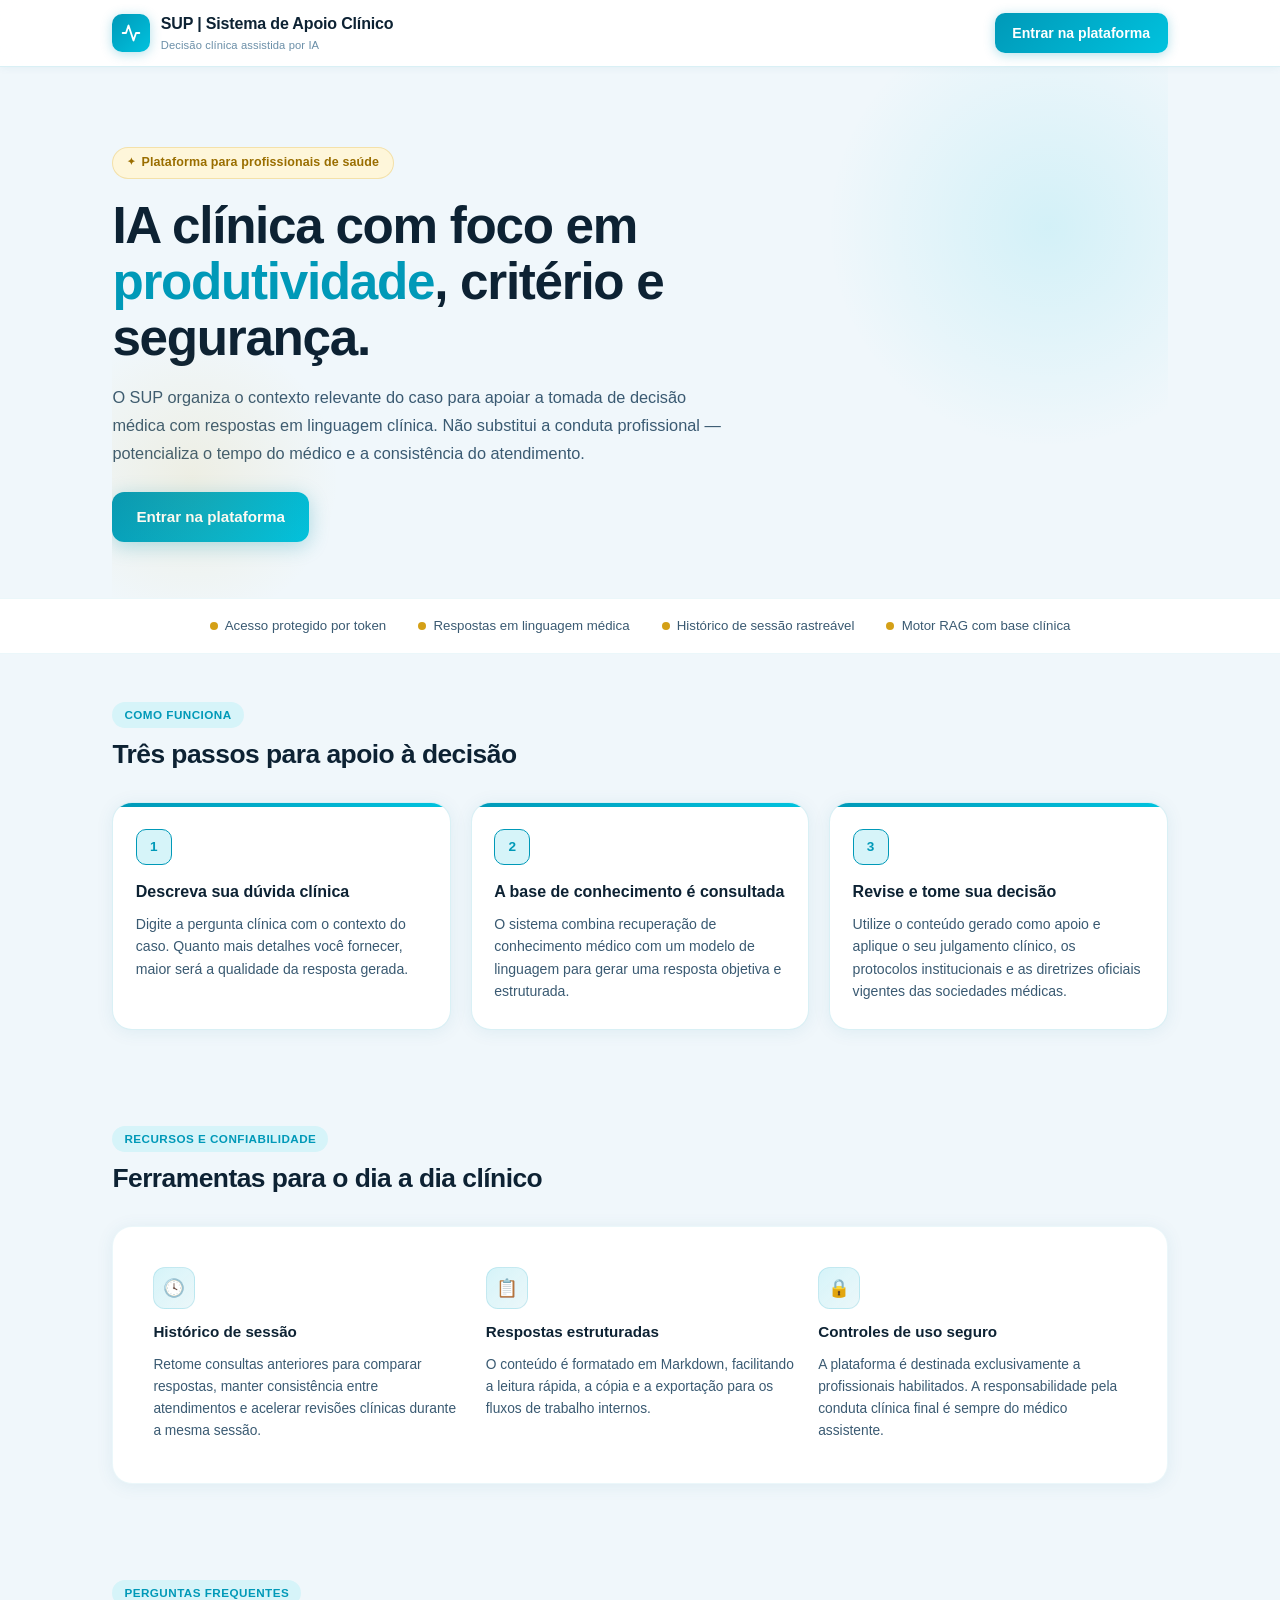
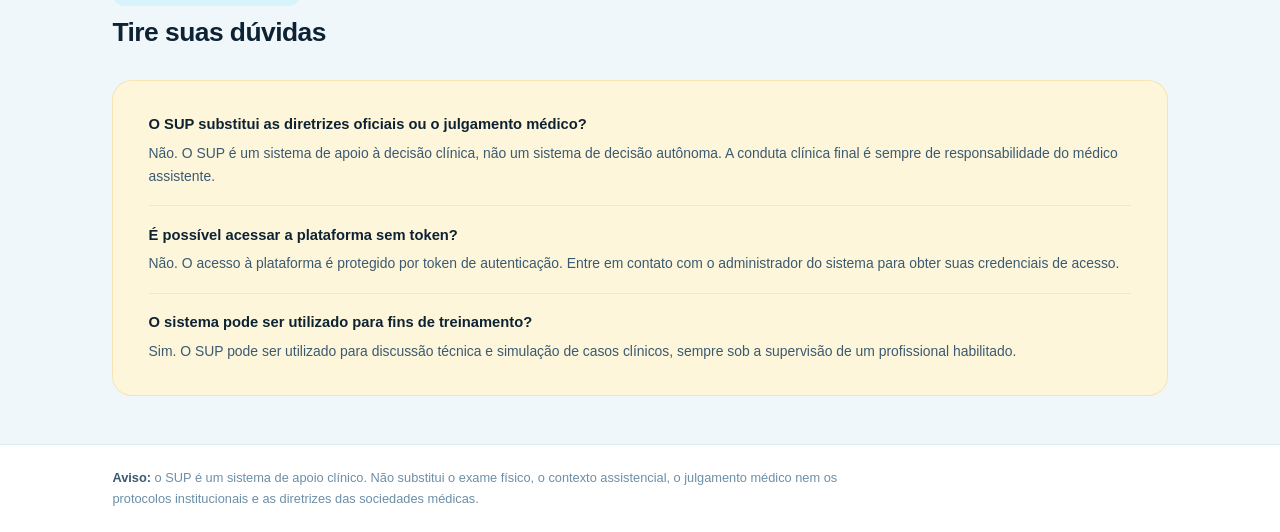
<file: templates/landing.html>
<!DOCTYPE html>
<html lang="pt-BR">
<head>
  <meta charset="UTF-8" />
  <meta name="viewport" content="width=device-width, initial-scale=1.0" />
  <title>SUP | Apoio Clínico Inteligente</title>
  <meta name="description" content="SUP é uma plataforma de apoio clínico com IA para médicos, com foco em produtividade, rastreabilidade e segurança." />
  <meta property="og:title" content="SUP | Apoio Clínico Inteligente" />
  <meta property="og:description" content="Acelere a tomada de decisão clínica com contexto estruturado e respostas em linguagem médica." />

  <meta property="og:type" content="website" />
  <style>
    :root {
      --bg:           #f0f7fb;
      --bg-alt:       #e6f3f9;
      --surface:      #ffffff;
      --surface-soft: #f7fbfe;
      --text:         #0d2233;
      --text-soft:    #3a5a72;
      --muted:        #6b8fa8;
      --primary:      #0099b8;
      --primary-light:#00c2de;
      --primary-pale: #d6f4f9;
      --accent:       #d4a017;
      --accent-light: #f0c84a;
      --accent-pale:  #fef6da;
      --border:       rgba(0, 153, 184, 0.15);
      --border-soft:  rgba(0, 153, 184, 0.08);
      --radius:       14px;
      --radius-lg:    20px;
      --shadow:       0 2px 18px rgba(0, 100, 140, 0.08);
      --shadow-md:    0 6px 32px rgba(0, 100, 140, 0.13);
    }

    * { box-sizing: border-box; margin: 0; padding: 0; }

    body {
      font-family: -apple-system, BlinkMacSystemFont, "Segoe UI", Helvetica, Arial, sans-serif;
      color: var(--text);
      background: var(--bg);
      line-height: 1.6;
      font-size: 15px;
      -webkit-font-smoothing: antialiased;
    }

    /* ── TOPBAR ── */
    .topbar {
      position: sticky;
      top: 0;
      z-index: 20;
      background: rgba(255,255,255,0.94);
      backdrop-filter: blur(12px);
      border-bottom: 1px solid var(--border);
      box-shadow: 0 1px 8px rgba(0,100,140,0.06);
    }

    .topbar-inner {
      max-width: 1100px;
      margin: 0 auto;
      padding: 0 1.4rem;
      min-height: 66px;
      display: flex;
      justify-content: space-between;
      align-items: center;
    }

    .brand {
      display: flex;
      align-items: center;
      gap: 0.65rem;
    }

    .brand-icon {
      width: 38px;
      height: 38px;
      background: linear-gradient(135deg, var(--primary), var(--primary-light));
      border-radius: 10px;
      display: flex;
      align-items: center;
      justify-content: center;
      box-shadow: 0 2px 12px rgba(0,153,184,0.3);
      flex-shrink: 0;
    }

    .brand-icon svg { width: 20px; height: 20px; }

    .brand-text {
      font-size: 1rem;
      font-weight: 700;
      color: var(--text);
      letter-spacing: -0.01em;
    }

    .brand-text span {
      display: block;
      font-size: 0.7rem;
      font-weight: 400;
      color: var(--muted);
      letter-spacing: 0.01em;
    }

    .cta-topbar {
      background: linear-gradient(135deg, var(--primary), var(--primary-light));
      color: #fff;
      border: none;
      text-decoration: none;
      padding: 0.55rem 1.1rem;
      border-radius: 10px;
      font-weight: 600;
      font-size: 0.88rem;
      box-shadow: 0 2px 12px rgba(0,153,184,0.3);
      transition: filter 180ms, transform 180ms;
    }

    .cta-topbar:hover { filter: brightness(1.08); transform: translateY(-1px); }

    /* ── WRAP ── */
    .wrap { max-width: 1100px; margin: 0 auto; padding: 0 1.4rem; }

    /* ── HERO ── */
    .hero {
      padding: 5rem 0 3.5rem;
      position: relative;
      overflow: hidden;
    }

    .hero::before {
      content: "";
      position: absolute;
      top: -80px; right: -120px;
      width: 480px; height: 480px;
      background: radial-gradient(circle, rgba(0,194,222,0.12), transparent 65%);
      pointer-events: none;
    }

    .hero::after {
      content: "";
      position: absolute;
      bottom: -40px; left: -80px;
      width: 320px; height: 320px;
      background: radial-gradient(circle, rgba(212,160,23,0.1), transparent 65%);
      pointer-events: none;
    }

    .hero-tag {
      display: inline-flex;
      align-items: center;
      gap: 0.4rem;
      background: var(--accent-pale);
      border: 1px solid rgba(212,160,23,0.25);
      color: #9a6e00;
      border-radius: 999px;
      padding: 0.3rem 0.85rem;
      font-size: 0.78rem;
      font-weight: 600;
      margin-bottom: 1.2rem;
      letter-spacing: 0.01em;
    }

    .hero-tag::before { content: "✦"; font-size: 0.65rem; }

    h1 {
      font-size: clamp(2rem, 5vw, 3.2rem);
      font-weight: 800;
      line-height: 1.1;
      margin-bottom: 1rem;
      letter-spacing: -0.025em;
      color: var(--text);
      max-width: 700px;
    }

    h1 em {
      font-style: normal;
      color: var(--primary);
    }

    .lead {
      color: var(--text-soft);
      max-width: 620px;
      line-height: 1.72;
      font-size: 1.02rem;
    }

    .hero-actions {
      display: flex;
      gap: 0.75rem;
      margin-top: 1.6rem;
      flex-wrap: wrap;
    }

    .btn-primary {
      text-decoration: none;
      border-radius: 12px;
      padding: 0.8rem 1.5rem;
      font-weight: 700;
      font-size: 0.95rem;
      background: linear-gradient(135deg, var(--primary), var(--primary-light));
      color: #fff;
      border: none;
      box-shadow: 0 4px 20px rgba(0,153,184,0.3);
      transition: filter 180ms, transform 180ms, box-shadow 180ms;
      cursor: pointer;
    }

    .btn-primary:hover {
      filter: brightness(1.07);
      transform: translateY(-2px);
      box-shadow: 0 8px 28px rgba(0,153,184,0.38);
    }

    .btn-outline {
      text-decoration: none;
      border-radius: 12px;
      padding: 0.8rem 1.4rem;
      font-weight: 600;
      font-size: 0.93rem;
      background: transparent;
      color: var(--primary);
      border: 2px solid var(--primary);
      cursor: pointer;
      transition: background 180ms, color 180ms;
    }

    .btn-outline:hover {
      background: var(--primary-pale);
      color: var(--primary);
    }

    /* ── TRUST BAR ── */
    .trust-bar {
      background: var(--surface);
      border-top: 1px solid var(--border-soft);
      border-bottom: 1px solid var(--border-soft);
      padding: 1rem 0;
    }

    .trust-inner {
      display: flex;
      gap: 2rem;
      align-items: center;
      justify-content: center;
      flex-wrap: wrap;
    }

    .trust-item {
      display: flex;
      align-items: center;
      gap: 0.45rem;
      font-size: 0.83rem;
      color: var(--text-soft);
      font-weight: 500;
    }

    .trust-item .dot {
      width: 8px; height: 8px;
      border-radius: 50%;
      background: var(--accent);
      flex-shrink: 0;
    }

    /* ── SECTIONS ── */
    section { padding: 3rem 0; }

    .section-header {
      margin-bottom: 2rem;
    }

    .section-tag {
      display: inline-block;
      background: var(--primary-pale);
      color: var(--primary);
      border-radius: 999px;
      padding: 0.25rem 0.75rem;
      font-size: 0.73rem;
      font-weight: 700;
      letter-spacing: 0.04em;
      text-transform: uppercase;
      margin-bottom: 0.65rem;
    }

    .section-title {
      font-size: 1.65rem;
      font-weight: 800;
      letter-spacing: -0.02em;
      color: var(--text);
      line-height: 1.2;
    }

    /* ── STEPS GRID ── */
    .steps-grid {
      display: grid;
      grid-template-columns: repeat(3, 1fr);
      gap: 1.25rem;
    }

    .step-card {
      background: var(--surface);
      border: 1px solid var(--border);
      border-radius: var(--radius-lg);
      padding: 1.6rem 1.4rem;
      box-shadow: var(--shadow);
      transition: box-shadow 200ms, transform 200ms;
      position: relative;
      overflow: hidden;
    }

    .step-card::before {
      content: "";
      position: absolute;
      top: 0; left: 0; right: 0;
      height: 4px;
      background: linear-gradient(90deg, var(--primary), var(--primary-light));
    }

    .step-card:hover {
      box-shadow: var(--shadow-md);
      transform: translateY(-3px);
    }

    .step-num {
      width: 36px; height: 36px;
      background: var(--primary-pale);
      border: 1.5px solid var(--primary);
      border-radius: 10px;
      display: flex;
      align-items: center;
      justify-content: center;
      font-size: 0.85rem;
      font-weight: 700;
      color: var(--primary);
      margin-bottom: 0.9rem;
    }

    .step-card h3 {
      font-size: 1rem;
      font-weight: 700;
      color: var(--text);
      margin-bottom: 0.5rem;
    }

    .step-card p {
      font-size: 0.88rem;
      color: var(--text-soft);
      line-height: 1.6;
    }

    /* ── FEATURES GRID ── */
    .features-section {
      background: var(--surface);
      border-radius: var(--radius-lg);
      padding: 2.5rem;
      box-shadow: var(--shadow);
      border: 1px solid var(--border-soft);
    }

    .features-grid {
      display: grid;
      grid-template-columns: repeat(3, 1fr);
      gap: 1.5rem;
    }

    .feature-item {
      display: flex;
      flex-direction: column;
      gap: 0.65rem;
    }

    .feature-icon {
      width: 42px; height: 42px;
      background: linear-gradient(135deg, var(--primary-pale), rgba(0,153,184,0.08));
      border: 1px solid var(--border);
      border-radius: 12px;
      display: flex;
      align-items: center;
      justify-content: center;
      color: var(--primary);
      font-size: 1.1rem;
    }

    .feature-item h3 {
      font-size: 0.95rem;
      font-weight: 700;
      color: var(--text);
    }

    .feature-item p {
      font-size: 0.86rem;
      color: var(--text-soft);
      line-height: 1.6;
    }

    /* ── FAQ ── */
    .faq-section {
      background: var(--accent-pale);
      border: 1px solid rgba(212,160,23,0.2);
      border-radius: var(--radius-lg);
      padding: 2rem 2.2rem;
    }

    .faq-list {
      list-style: none;
      display: flex;
      flex-direction: column;
      gap: 1.1rem;
    }

    .faq-list li {
      padding-bottom: 1.1rem;
      border-bottom: 1px solid rgba(212,160,23,0.18);
    }

    .faq-list li:last-child {
      border-bottom: none;
      padding-bottom: 0;
    }

    .faq-q {
      font-weight: 700;
      color: var(--text);
      font-size: 0.92rem;
      margin-bottom: 0.3rem;
    }

    .faq-a {
      font-size: 0.87rem;
      color: var(--text-soft);
      line-height: 1.65;
    }

    /* ── FOOTER ── */
    .foot {
      background: var(--surface);
      border-top: 1px solid var(--border);
      padding: 1.4rem 0;
    }

    .foot-inner {
      max-width: 1100px;
      margin: 0 auto;
      padding: 0 1.4rem;
      display: flex;
      align-items: center;
      justify-content: space-between;
      gap: 1rem;
      flex-wrap: wrap;
    }

    .foot-aviso {
      font-size: 0.8rem;
      color: var(--muted);
      line-height: 1.65;
      max-width: 760px;
    }

    .foot-aviso strong { color: var(--text-soft); }

    @media (max-width: 880px) {
      .steps-grid,
      .features-grid { grid-template-columns: 1fr; }
      .trust-inner { flex-direction: column; gap: 0.8rem; align-items: flex-start; padding-left: 1.4rem; }
      .foot-inner { flex-direction: column; }
    }
  </style>
</head>
<body>

  <!-- TOPBAR -->
  <header class="topbar">
    <div class="topbar-inner">
      <div class="brand">
        <div class="brand-icon">
          <svg viewBox="0 0 24 24" fill="none" stroke="#fff" stroke-width="2.2" stroke-linecap="round" stroke-linejoin="round">
            <path d="M22 12h-4l-3 9L9 3l-3 9H2"/>
          </svg>
        </div>
        <div class="brand-text">
          SUP | Sistema de Apoio Clínico
          <span>Decisão clínica assistida por IA</span>
        </div>
      </div>
      <a class="cta-topbar" href="/app">Entrar na plataforma</a>
    </div>
  </header>

  <main>
    <!-- HERO -->
    <div class="wrap">
      <section class="hero">
        <div class="hero-tag">Plataforma para profissionais de saúde</div>
        <h1>IA clínica com foco em <em>produtividade</em>, critério e segurança.</h1>
        <p class="lead">
          O SUP organiza o contexto relevante do caso para apoiar a tomada de decisão médica com respostas em linguagem clínica.
          Não substitui a conduta profissional — potencializa o tempo do médico e a consistência do atendimento.
        </p>
        <div class="hero-actions">
          <a class="btn-primary" href="/app">Entrar na plataforma</a>
        </div>
      </section>
    </div>

    <!-- TRUST BAR -->
    <div class="trust-bar">
      <div class="wrap">
        <div class="trust-inner">
          <div class="trust-item"><span class="dot"></span>Acesso protegido por token</div>
          <div class="trust-item"><span class="dot"></span>Respostas em linguagem médica</div>
          <div class="trust-item"><span class="dot"></span>Histórico de sessão rastreável</div>
          <div class="trust-item"><span class="dot"></span>Motor RAG com base clínica</div>
        </div>
      </div>
    </div>

    <!-- COMO FUNCIONA -->
    <div class="wrap">
      <section>
        <div class="section-header">
          <div class="section-tag">Como funciona</div>
          <h2 class="section-title">Três passos para apoio à decisão</h2>
        </div>
        <div class="steps-grid">
          <div class="step-card">
            <div class="step-num">1</div>
            <h3>Descreva sua dúvida clínica</h3>
            <p>Digite a pergunta clínica com o contexto do caso. Quanto mais detalhes você fornecer, maior será a qualidade da resposta gerada.</p>
          </div>
          <div class="step-card">
            <div class="step-num">2</div>
            <h3>A base de conhecimento é consultada</h3>
            <p>O sistema combina recuperação de conhecimento médico com um modelo de linguagem para gerar uma resposta objetiva e estruturada.</p>
          </div>
          <div class="step-card">
            <div class="step-num">3</div>
            <h3>Revise e tome sua decisão</h3>
            <p>Utilize o conteúdo gerado como apoio e aplique o seu julgamento clínico, os protocolos institucionais e as diretrizes oficiais vigentes das sociedades médicas.</p>
          </div>
        </div>
      </section>
    </div>

    <!-- RECURSOS -->
    <div class="wrap">
      <section>
        <div class="section-header">
          <div class="section-tag">Recursos e confiabilidade</div>
          <h2 class="section-title">Ferramentas para o dia a dia clínico</h2>
        </div>
        <div class="features-section">
          <div class="features-grid">
            <div class="feature-item">
              <div class="feature-icon">🕓</div>
              <h3>Histórico de sessão</h3>
              <p>Retome consultas anteriores para comparar respostas, manter consistência entre atendimentos e acelerar revisões clínicas durante a mesma sessão.</p>
            </div>
            <div class="feature-item">
              <div class="feature-icon">📋</div>
              <h3>Respostas estruturadas</h3>
              <p>O conteúdo é formatado em Markdown, facilitando a leitura rápida, a cópia e a exportação para os fluxos de trabalho internos.</p>
            </div>
            <div class="feature-item">
              <div class="feature-icon">🔒</div>
              <h3>Controles de uso seguro</h3>
              <p>A plataforma é destinada exclusivamente a profissionais habilitados. A responsabilidade pela conduta clínica final é sempre do médico assistente.</p>
            </div>
          </div>
        </div>
      </section>
    </div>

    <!-- FAQ -->
    <div class="wrap">
      <section>
        <div class="section-header">
          <div class="section-tag">Perguntas frequentes</div>
          <h2 class="section-title">Tire suas dúvidas</h2>
        </div>
        <div class="faq-section">
          <ul class="faq-list">
            <li>
              <div class="faq-q">O SUP substitui as diretrizes oficiais ou o julgamento médico?</div>
              <div class="faq-a">Não. O SUP é um sistema de apoio à decisão clínica, não um sistema de decisão autônoma. A conduta clínica final é sempre de responsabilidade do médico assistente.</div>
            </li>
            <li>
              <div class="faq-q">É possível acessar a plataforma sem token?</div>
              <div class="faq-a">Não. O acesso à plataforma é protegido por token de autenticação. Entre em contato com o administrador do sistema para obter suas credenciais de acesso.</div>
            </li>
            <li>
              <div class="faq-q">O sistema pode ser utilizado para fins de treinamento?</div>
              <div class="faq-a">Sim. O SUP pode ser utilizado para discussão técnica e simulação de casos clínicos, sempre sob a supervisão de um profissional habilitado.</div>
            </li>
          </ul>
        </div>
      </section>
    </div>
  </main>

  <!-- FOOTER -->
  <footer class="foot">
    <div class="foot-inner">
      <p class="foot-aviso">
        <strong>Aviso:</strong> o SUP é um sistema de apoio clínico. Não substitui o exame físico, o contexto assistencial,
        o julgamento médico nem os protocolos institucionais e as diretrizes das sociedades médicas.
      </p>
    </div>
  </footer>

</body>
</html>
</file>
